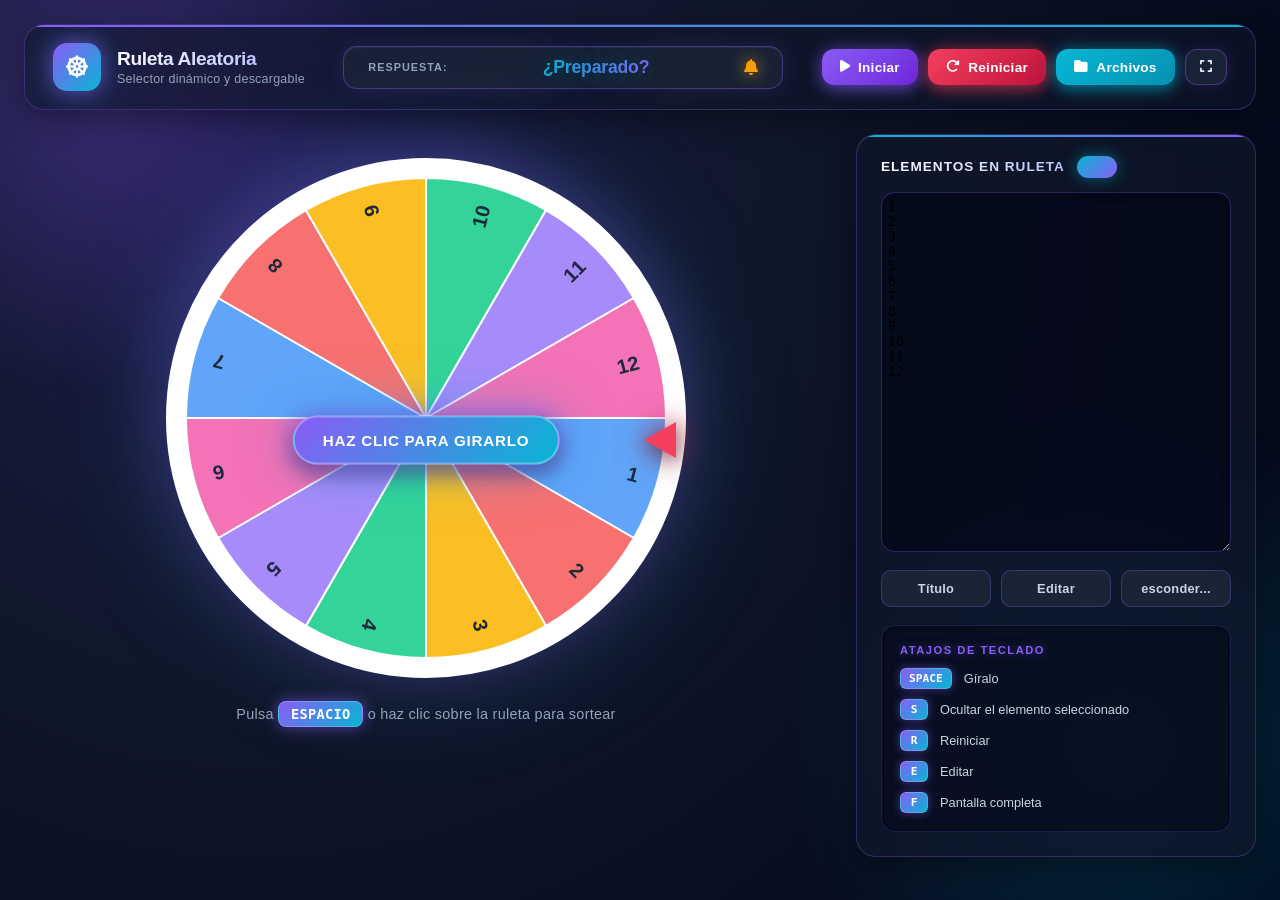
<file: parte1/index.html>
<!doctype html>
<html lang="es">
  <head>
    <meta charset="UTF-8" />
    <meta name="viewport" content="width=device-width, initial-scale=1.0" />
    <title>Ruleta Aleatoria</title>
    <link rel="stylesheet" href="styles.css" />
    <link
      rel="stylesheet"
      href="https://cdnjs.cloudflare.com/ajax/libs/font-awesome/6.4.0/css/all.min.css"
    />
    <style>
      /* Transición para el giro de la ruleta */
      #wheel-canvas {
        transition: transform 4s cubic-bezier(0.15, 0.9, 0.25, 1);
        transform-origin: center center;
        cursor: pointer;
      }
      /* La flecha y el botón central quedan fijos */
      .pointer,
      .center-pill {
        z-index: 2;
      }
      /* Ocultar input file */
      #inputArchivo {
        display: none;
      }
    </style>
  </head>
  <body>
    <div class="app-container">
      <!-- HEADER -->
      <header class="header">
        <div class="header-left">
          <div class="logo-icon"><i class="fa-solid fa-dharmachakra"></i></div>
          <div class="title-group">
            <h1 id="tituloRuleta">Ruleta Aleatoria</h1>
            <p>Selector dinámico y descargable</p>
          </div>
        </div>

        <div class="result-area">
          <span class="result-label">RESPUESTA:</span>
          <span class="winner-text" id="respuesta">¿Preparado?</span>
          <i class="fa-solid fa-bell result-icon"></i>
        </div>

        <div class="header-actions">
          <button class="btn btn-primary" id="btnIniciar">
            <i class="fa-solid fa-play"></i> Iniciar
          </button>
          <button class="btn btn-danger" id="btnReiniciar">
            <i class="fa-solid fa-rotate-right"></i> Reiniciar
          </button>
          <button class="btn btn-dark" id="btnArchivos">
            <i class="fa-solid fa-folder"></i> Archivos
          </button>
          <button class="btn btn-icon" id="btnPantallaCompleta">
            <i class="fa-solid fa-expand"></i>
          </button>
        </div>
      </header>

      <!-- CONTENIDO PRINCIPAL -->
      <main class="main-content">
        <!-- COLUMNA IZQUIERDA: RULETA -->
        <section class="wheel-stage">
          <canvas id="wheel-canvas" width="500" height="500"></canvas>
          <div class="pointer"></div>
          <div class="center-pill" id="spin-button">haz clic para girarlo</div>
          <div class="bottom-hint">
            Pulsa <span class="key-badge">ESPACIO</span> o haz clic sobre la
            ruleta para sortear
          </div>
        </section>

        <!-- COLUMNA DERECHA: SIDEBAR -->
        <aside class="sidebar">
          <div class="sidebar-header">
            <h2>
              ELEMENTOS EN RULETA
              <span class="badge" id="contadorElementos">0</span>
            </h2>
          </div>

          <textarea
            id="listaElementos"
            class="items-list"
            rows="12"
            placeholder="Escribe un elemento por línea"
          >1
2
3
4
5
6
7
8
9
10
11
12</textarea>

          <div class="sidebar-buttons">
            <button class="btn-sidebar" id="btnTitulo">Título</button>
            <button class="btn-sidebar" id="btnEditar">Editar</button>
            <button class="btn-sidebar" id="btnOcultar">esconder...</button>
          </div>

          <div class="shortcuts">
            <h3>ATAJOS DE TECLADO</h3>
            <ul>
              <li><span class="key">SPACE</span> Gíralo</li>
              <li><span class="key">S</span> Ocultar el elemento seleccionado</li>
              <li><span class="key">R</span> Reiniciar</li>
              <li><span class="key">E</span> Editar</li>
              <li><span class="key">F</span> Pantalla completa</li>
            </ul>
          </div>
        </aside>
      </main>
    </div>

    <!-- Input oculto para cargar archivos -->
    <input type="file" id="inputArchivo" accept=".txt,.csv,.json" />

    <!-- ============================================================
         RULETA: DIBUJO + GIRO ANIMADO
    ============================================================ -->
    <script>
      const canvas = document.getElementById("wheel-canvas");
      const ctx = canvas.getContext("2d");
      const colors = [
        "#60a5fa",
        "#f87171",
        "#fbbf24",
        "#34d399",
        "#a78bfa",
        "#f472b6",
      ];

      let anguloActual = 0; // grados
      let girando = false;

      function dibujarRuleta(elementos) {
        const lista =
          elementos && elementos.length
            ? elementos
            : ["1","2","3","4","5","6","7","8","9","10","11","12"];

        const segmentos = lista.length;
        const anguloPorSegmento = (2 * Math.PI) / segmentos;
        const centerX = canvas.width / 2;
        const centerY = canvas.height / 2;
        const radius = canvas.width / 2 - 10;

        ctx.clearRect(0, 0, canvas.width, canvas.height);

        for (let i = 0; i < segmentos; i++) {
          const inicio = i * anguloPorSegmento;
          const fin = inicio + anguloPorSegmento;

          ctx.beginPath();
          ctx.moveTo(centerX, centerY);
          ctx.arc(centerX, centerY, radius, inicio, fin);
          ctx.closePath();
          ctx.fillStyle = colors[i % colors.length];
          ctx.fill();
          ctx.strokeStyle = "#fff";
          ctx.lineWidth = 2;
          ctx.stroke();

          ctx.save();
          ctx.translate(centerX, centerY);
          ctx.rotate(inicio + anguloPorSegmento / 2);
          ctx.textAlign = "right";
          ctx.fillStyle = "#1e293b";
          ctx.font = "bold 20px sans-serif";
          ctx.fillText(lista[i], radius - 20, 8);
          ctx.restore();
        }

        const badge = document.getElementById("contadorElementos");
        if (badge) badge.textContent = segmentos;
      }

      // editor.js llamará a esta función (F6 y F9)
      window.actualizarRuleta = function (elementos) {
        dibujarRuleta(elementos);
      };

      // Giro animado con CSS transition
      window.girarRuleta = function () {
        if (girando) return;

        const elementos = window.editorRuleta
          ? window.editorRuleta.obtenerElementos()
          : [];

        if (!elementos.length) {
          document.getElementById("respuesta").textContent =
            "Agrega elementos primero";
          return;
        }

        girando = true;

        const segmentos = elementos.length;
        const anguloPorSegmento = 360 / segmentos;
        const indiceGanador = Math.floor(Math.random() * segmentos);
        const centroSector =
          indiceGanador * anguloPorSegmento + anguloPorSegmento / 2;
        const vueltas = 5 + Math.floor(Math.random() * 3);

        const anguloFinal =
          anguloActual +
          vueltas * 360 +
          (360 - centroSector) -
          (anguloActual % 360);

        anguloActual = anguloFinal;
        canvas.style.transform = `rotate(${anguloActual}deg)`;

        const alTerminar = () => {
          canvas.removeEventListener("transitionend", alTerminar);
          girando = false;

          const ganador = elementos[indiceGanador];
          document.getElementById("respuesta").textContent = ganador;

          if (typeof window.registrarElementoSeleccionado === "function") {
            window.registrarElementoSeleccionado(ganador);
          }
        };

        canvas.addEventListener("transitionend", alTerminar, { once: true });
      };

      // Dibujo inicial
      dibujarRuleta();
    </script>

    <!-- ============================================================
         EDITOR DE RULETA (F5, F6, F7, F8, F9)
    ============================================================ -->
    <script src="editor.js"></script>

    <!-- ============================================================
         CONEXIÓN DE BOTONES, TECLAS Y FUNCIONALIDAD "ARCHIVOS"
    ============================================================ -->
    <script>
      document.addEventListener("DOMContentLoaded", () => {
        const btnIniciar = document.getElementById("btnIniciar");
        const btnReiniciar = document.getElementById("btnReiniciar");
        const btnArchivos = document.getElementById("btnArchivos");
        const btnPantallaCompleta = document.getElementById("btnPantallaCompleta");
        const btnTitulo = document.getElementById("btnTitulo");
        const btnEditar = document.getElementById("btnEditar");
        const btnOcultar = document.getElementById("btnOcultar");
        const spinButton = document.getElementById("spin-button");
        const respuesta = document.getElementById("respuesta");
        const inputArchivo = document.getElementById("inputArchivo");
        const textarea = document.getElementById("listaElementos");

        /* ---------- INICIAR / CLICK / SPACE ---------- */
        btnIniciar?.addEventListener("click", () => window.girarRuleta());
        spinButton?.addEventListener("click", () => window.girarRuleta());
        canvas?.addEventListener("click", () => window.girarRuleta());

        document.addEventListener("keydown", (e) => {
          const editando =
            document.activeElement && document.activeElement.id === "listaElementos";
          if (e.code === "Space" && !editando) {
            e.preventDefault();
            window.girarRuleta();
          }
        });

        /* ---------- REINICIAR ---------- */
        btnReiniciar?.addEventListener("click", () => {
          window.editorRuleta.reiniciarRuleta();
          anguloActual = 0;
          canvas.style.transform = "rotate(0deg)";
          respuesta.textContent = "¿Preparado?";
        });

        /* ---------- EDITAR ---------- */
        btnEditar?.addEventListener("click", () => {
          window.editorRuleta.habilitarEdicion();
        });

        /* ---------- ESCONDER ---------- */
        btnOcultar?.addEventListener("click", () => {
          window.editorRuleta.ocultarUltimoElemento();
        });

        /* ---------- PANTALLA COMPLETA ---------- */
        btnPantallaCompleta?.addEventListener("click", () => {
          window.editorRuleta.activarPantallaCompleta();
        });

        /* ---------- TÍTULO ---------- */
        btnTitulo?.addEventListener("click", () => {
          const nuevo = prompt("Nuevo título:", "Ruleta Aleatoria");
          if (nuevo) {
            document.getElementById("tituloRuleta").textContent = nuevo;
          }
        });

        /* ---------- ARCHIVOS ---------- */
        btnArchivos?.addEventListener("click", () => {
          // Menú simple con las 3 opciones
          const opcion = prompt(
            "¿Qué deseas hacer?\n\n" +
              "1 = Cargar elementos desde archivo (.txt / .csv / .json)\n" +
              "2 = Guardar elementos actuales en un archivo .txt\n" +
              "3 = Descargar la ruleta como imagen PNG\n\n" +
              "Escribe 1, 2 o 3:",
            "1"
          );

          if (opcion === "1") {
            inputArchivo.click();
          } else if (opcion === "2") {
            guardarElementosComoArchivo();
          } else if (opcion === "3") {
            descargarRuletaComoImagen();
          }
        });

        /* ---------- CARGAR ARCHIVO ---------- */
        inputArchivo?.addEventListener("change", (e) => {
          const archivo = e.target.files[0];
          if (!archivo) return;

          const lector = new FileReader();
          lector.onload = (ev) => {
            const contenido = ev.target.result;

            let elementos = [];

            if (archivo.name.endsWith(".json")) {
              try {
                const data = JSON.parse(contenido);
                elementos = Array.isArray(data)
                  ? data
                  : String(data).split(/\r?\n/);
              } catch (err) {
                alert("El archivo JSON no es válido.");
                return;
              }
            } else {
              // .txt o .csv → separar por líneas o comas
              elementos = contenido
                .split(/\r?\n|,/)
                .map((x) => x.trim())
                .filter((x) => x !== "");
            }

            textarea.value = elementos.join("\n");

            // Dispara el input para que editor.js actualice la ruleta
            textarea.dispatchEvent(new Event("input"));

            alert(`Se cargaron ${elementos.length} elementos.`);
            inputArchivo.value = "";
          };

          lector.readAsText(archivo);
        });

        /* ---------- GUARDAR COMO .TXT ---------- */
        function guardarElementosComoArchivo() {
          const contenido = textarea.value || "";
          if (!contenido.trim()) {
            alert("No hay elementos para guardar.");
            return;
          }

          const blob = new Blob([contenido], { type: "text/plain;charset=utf-8" });
          const url = URL.createObjectURL(blob);
          const a = document.createElement("a");
          a.href = url;
          a.download = "elementos-ruleta.txt";
          document.body.appendChild(a);
          a.click();
          document.body.removeChild(a);
          URL.revokeObjectURL(url);
        }

        /* ---------- DESCARGAR RULETA COMO PNG ---------- */
        function descargarRuletaComoImagen() {
          // Crear un canvas temporal con fondo blanco
          const temp = document.createElement("canvas");
          temp.width = canvas.width;
          temp.height = canvas.height;
          const tctx = temp.getContext("2d");

          tctx.fillStyle = "#ffffff";
          tctx.fillRect(0, 0, temp.width, temp.height);
          tctx.drawImage(canvas, 0, 0);

          const url = temp.toDataURL("image/png");
          const a = document.createElement("a");
          a.href = url;
          a.download = "ruleta.png";
          document.body.appendChild(a);
          a.click();
          document.body.removeChild(a);
        }

        /* ---------- TECLAS GLOBALES EXTRA ---------- */
        document.addEventListener("keydown", (e) => {
          const editando =
            document.activeElement && document.activeElement.id === "listaElementos";
          if (editando) return;

          // A = Archivos
          if (e.key.toLowerCase() === "a") {
            e.preventDefault();
            btnArchivos?.click();
          }
        });
      });
    </script>
  </body>
</html>
</file>
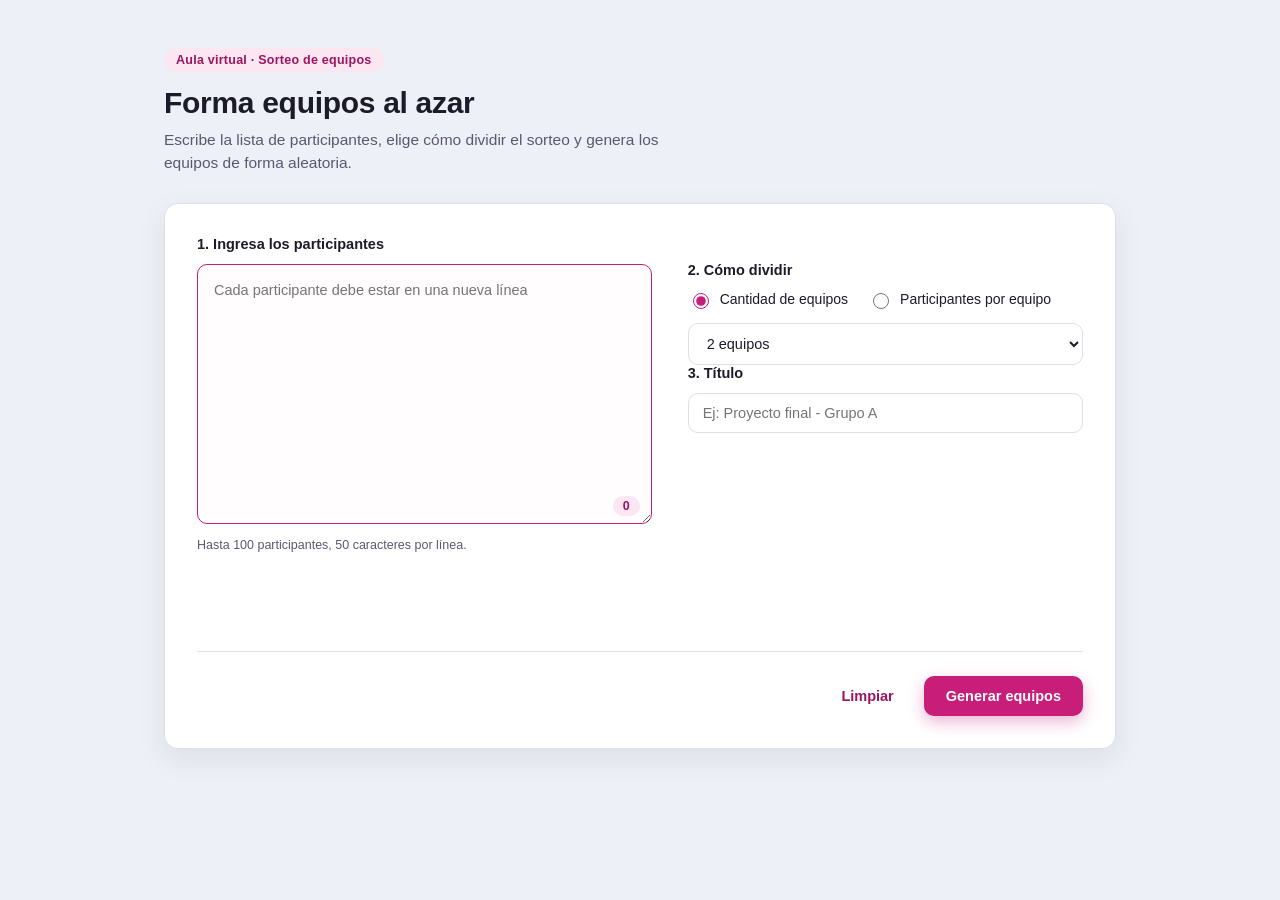
<file: parte2/sorteo.html>
<!DOCTYPE html>
<html lang="es">
<head>
<meta charset="UTF-8">
<meta name="viewport" content="width=device-width, initial-scale=1.0">
<title>Sorteo de Equipos</title>
<style>
  :root{
    --tinta: #1c1b29;
    --tinta-suave: #5a5870;
    --lienzo: #eef0f7;
    --tarjeta: #ffffff;
    --borde: #dcdfec;
    --acento: #c81d78;
    --acento-oscuro: #9c1560;
    --acento-claro: #fbe6f1;
    --exito: #1e9e78;
    --sombra: 0 10px 30px rgba(28,27,41,0.08);
    --radio: 14px;
  }

  *{ box-sizing: border-box; }

  html,body{
    margin:0;
    padding:0;
    background: var(--lienzo);
    color: var(--tinta);
    font-family: "Segoe UI", "Helvetica Neue", Arial, sans-serif;
    min-height:100vh;
  }

  .envoltorio{
    max-width: 1000px;
    margin: 0 auto;
    padding: 48px 24px 80px;
  }

  .cabecera{ margin-bottom: 28px; }

  .cabecera .rotulo{
    display:inline-block;
    font-size: 12.5px;
    letter-spacing: 0.02em;
    color: var(--acento-oscuro);
    background: var(--acento-claro);
    padding: 5px 12px;
    border-radius: 999px;
    margin-bottom: 14px;
    font-weight: 600;
  }

  .cabecera h1{
    font-size: 30px;
    margin: 0 0 8px;
    font-weight: 700;
    letter-spacing: -0.01em;
  }

  .cabecera p{
    margin:0;
    color: var(--tinta-suave);
    font-size: 15.5px;
    max-width: 60ch;
    line-height: 1.5;
  }

  /* ---------- PANTALLA 1: CONFIGURACION ---------- */

  .tarjeta{
    background: var(--tarjeta);
    border: 1px solid var(--borde);
    border-radius: var(--radio);
    box-shadow: var(--sombra);
    padding: 32px;
  }

  .rejilla-config{
    display:grid;
    grid-template-columns: 1.15fr 1fr;
    gap: 36px;
  }

  @media (max-width: 720px){
    .rejilla-config{ grid-template-columns: 1fr; }
  }

  .bloque h2{
    font-size: 14.5px;
    font-weight: 700;
    margin: 0 0 12px;
  }

  .contenedor-textarea{ position:relative; }

  textarea#areaParticipantes{
    width:100%;
    height: 260px;
    resize: vertical;
    padding: 14px 16px 30px;
    border-radius: 10px;
    border: 1.5px solid var(--acento);
    font-size: 14.5px;
    font-family: inherit;
    line-height: 1.65;
    color: var(--tinta);
    outline: none;
    background: #fffdfe;
  }

  textarea#areaParticipantes:focus{
    box-shadow: 0 0 0 3px var(--acento-claro);
  }

  .contador-participantes{
    position:absolute;
    right: 12px;
    bottom: 12px;
    background: var(--acento-claro);
    color: var(--acento-oscuro);
    font-size: 12.5px;
    font-weight: 700;
    padding: 3px 10px;
    border-radius: 999px;
  }

  .ayuda-textarea{
    margin-top: 10px;
    font-size: 12.5px;
    color: var(--tinta-suave);
  }

  .aviso-limite{
    margin-top: 6px;
    font-size: 12.5px;
    color: #b3261e;
    min-height: 16px;
  }

  .opciones-modo{
    display:flex;
    gap: 20px;
    margin-bottom: 14px;
    flex-wrap: wrap;
  }

  .opcion-radio{
    display:flex;
    align-items:center;
    gap: 8px;
    font-size: 14px;
    cursor:pointer;
  }

  .opcion-radio input{
    accent-color: var(--acento);
    width: 16px;
    height:16px;
    cursor:pointer;
  }

  select#selectorCantidad,
  input#tituloEquipos{
    width:100%;
    padding: 11px 14px;
    border-radius: 10px;
    border: 1.5px solid var(--borde);
    font-size: 14.5px;
    font-family: inherit;
    color: var(--tinta);
    background: #fff;
    outline: none;
  }

  select#selectorCantidad:focus,
  input#tituloEquipos:focus{
    border-color: var(--acento);
    box-shadow: 0 0 0 3px var(--acento-claro);
  }

  .bloque + .bloque{ margin-top: 26px; }

  .fila-acciones{
    display:flex;
    justify-content:flex-end;
    align-items:center;
    gap: 20px;
    margin-top: 30px;
    padding-top: 24px;
    border-top: 1px solid var(--borde);
  }

  .boton{
    border:none;
    cursor:pointer;
    font-family: inherit;
    font-size: 14.5px;
    font-weight: 600;
    border-radius: 10px;
    padding: 12px 22px;
    transition: transform .12s ease, background .15s ease, box-shadow .15s ease;
  }

  .boton:active{ transform: translateY(1px); }

  .boton-primario{
    background: var(--acento);
    color: #fff;
    box-shadow: 0 6px 16px rgba(200,29,120,0.32);
  }
  .boton-primario:hover{ background: var(--acento-oscuro); }
  .boton-primario:disabled{
    background:#cfcfe0; box-shadow:none; cursor:not-allowed;
  }

  .boton-fantasma{
    background: transparent;
    color: var(--acento-oscuro);
    padding: 12px 10px;
  }
  .boton-fantasma:hover{ text-decoration: underline; }

  .boton-secundario{
    background:#fff;
    color: var(--tinta);
    border: 1.5px solid var(--borde);
  }
  .boton-secundario:hover{ border-color: var(--acento); color: var(--acento-oscuro); }

  .mensaje-error{
    font-size: 13px;
    color:#b3261e;
    margin-top: 10px;
    min-height: 18px;
  }

  /* ---------- PANTALLA 2: RESULTADOS ---------- */

  .pantalla-resultados{ display:none; }
  .pantalla-resultados.activa{ display:block; }
  .pantalla-config.oculta{ display:none; }

  .encabezado-resultados{
    display:flex;
    justify-content:space-between;
    align-items:flex-end;
    margin-bottom: 24px;
    gap: 16px;
    flex-wrap: wrap;
  }

  .encabezado-resultados h2{
    font-size: 24px;
    margin: 0 0 4px;
  }

  .encabezado-resultados .subtitulo-resultados{
    color: var(--tinta-suave);
    font-size: 14px;
    margin:0;
  }

  #lienzoResultados{
    background: var(--tarjeta);
    border: 1px solid var(--borde);
    border-radius: var(--radio);
    box-shadow: var(--sombra);
    padding: 32px;
  }

  .titulo-sorteo-render{
    text-align:center;
    font-size: 22px;
    font-weight: 700;
    margin: 0 0 26px;
    color: var(--acento-oscuro);
  }

  .rejilla-equipos{
    display:grid;
    grid-template-columns: repeat(auto-fit, minmax(220px, 1fr));
    gap: 18px;
  }

  .tarjeta-equipo{
    border: 1.5px solid var(--borde);
    border-radius: 12px;
    padding: 18px 18px 20px;
    background: #fbfbfd;
    opacity: 0;
    transform: translateY(8px);
    animation: aparecerEquipo .45s ease forwards;
  }

  @keyframes aparecerEquipo{
    to{ opacity:1; transform: translateY(0); }
  }

  .tarjeta-equipo .subtitulo-equipo{
    font-size: 12.5px;
    font-weight: 700;
    text-transform: none;
    color: var(--acento-oscuro);
    background: var(--acento-claro);
    display:inline-block;
    padding: 3px 10px;
    border-radius: 999px;
    margin-bottom: 12px;
  }

  .lista-integrantes{
    list-style:none;
    margin:0;
    padding:0;
    display:flex;
    flex-direction:column;
    gap: 8px;
    min-height: 20px;
  }

  .lista-integrantes li{
    font-size: 14.5px;
    padding: 8px 10px;
    background: #fff;
    border: 1px solid var(--borde);
    border-radius: 8px;
    opacity: 0;
    transform: translateX(-6px);
    animation: aparecerIntegrante .3s ease forwards;
  }

  @keyframes aparecerIntegrante{
    to{ opacity:1; transform: translateX(0); }
  }

  .fila-acciones-resultado{
    display:flex;
    justify-content: center;
    gap: 14px;
    flex-wrap: wrap;
    margin-top: 30px;
  }

  .estado-copiado{
    display:inline-block;
    margin-left: 10px;
    font-size: 13px;
    color: var(--exito);
    font-weight: 600;
    opacity: 0;
    transition: opacity .2s ease;
  }
  .estado-copiado.visible{ opacity: 1; }

  .fila-volver{
    margin-top: 18px;
    text-align:center;
  }

  @media (max-width: 560px){
    .envoltorio{ padding: 28px 16px 60px; }
    .tarjeta, #lienzoResultados{ padding: 22px; }
    .fila-acciones{ flex-direction: column-reverse; align-items:stretch; }
    .boton{ width:100%; text-align:center; }
    .boton-fantasma{ text-align:center; }
  }
</style>
</head>
<body>

<div class="envoltorio">

  <div class="cabecera">
    <span class="rotulo">Aula virtual · Sorteo de equipos</span>
    <h1>Forma equipos al azar</h1>
    <p>Escribe la lista de participantes, elige cómo dividir el sorteo y genera los equipos de forma aleatoria.</p>
  </div>

  <!-- ============ PANTALLA 1: CONFIGURACION ============ -->
  <section class="pantalla-config" id="pantallaConfiguracion">
    <div class="tarjeta">
      <div class="rejilla-config">

        <div class="bloque">
          <h2>1. Ingresa los participantes</h2>
          <div class="contenedor-textarea">
            <textarea id="areaParticipantes" placeholder="Cada participante debe estar en una nueva línea" maxlength="6000"></textarea>
            <span class="contador-participantes" id="contadorParticipantes">0</span>
          </div>
          <p class="ayuda-textarea">Hasta 100 participantes, 50 caracteres por línea.</p>
          <p class="aviso-limite" id="avisoLimite"></p>
        </div>

        <div class="bloque">
          <h2>2. Cómo dividir</h2>
          <div class="opciones-modo">
            <label class="opcion-radio">
              <input type="radio" name="modoDivision" id="modoCantidadEquipos" value="cantidadEquipos" checked>
              Cantidad de equipos
            </label>
            <label class="opcion-radio">
              <input type="radio" name="modoDivision" id="modoParticipantesPorEquipo" value="participantesPorEquipo">
              Participantes por equipo
            </label>
          </div>
          <select id="selectorCantidad"></select>

          <div class="bloque">
            <h2>3. Título</h2>
            <input type="text" id="tituloEquipos" placeholder="Ej: Proyecto final - Grupo A" maxlength="60">
          </div>
        </div>

      </div>

      <p class="mensaje-error" id="mensajeError"></p>

      <div class="fila-acciones">
        <button class="boton boton-fantasma" id="botonLimpiar" type="button">Limpiar</button>
        <button class="boton boton-primario" id="botonGenerar" type="button">Generar equipos</button>
      </div>
    </div>
  </section>

  <!-- ============ PANTALLA 2: RESULTADOS ============ -->
  <section class="pantalla-resultados" id="pantallaResultados">
    <div class="encabezado-resultados">
      <div>
        <h2>Equipos generados</h2>
        <p class="subtitulo-resultados" id="subtituloResultados"></p>
      </div>
    </div>

    <div id="lienzoResultados">
      <p class="titulo-sorteo-render" id="tituloRenderizado"></p>
      <div class="rejilla-equipos" id="rejillaEquipos"></div>
    </div>

    <div class="fila-acciones-resultado">
      <button class="boton boton-secundario" id="botonDescargarJpg" type="button">Descargar como JPG</button>
      <button class="boton boton-secundario" id="botonCopiarPortapapeles" type="button">Copiar al portapapeles</button>
      <button class="boton boton-secundario" id="botonCopiarColumnas" type="button">Copiar en columnas</button>
    </div>
    <p style="text-align:center;">
      <span class="estado-copiado" id="estadoCopiado">Copiado ✓</span>
    </p>

    <div class="fila-volver">
      <button class="boton boton-fantasma" id="botonVolver" type="button">← Editar participantes</button>
    </div>
  </section>

</div>

<script src="sorteo.js"></script>
</body>
</html>
</file>
<file: parte1/styles.css>
/* styles.css - Ruleta Interactiva (Estilo Futurista / Glassmorphism Vibrante) */

* {
  box-sizing: border-box;
  margin: 0;
  padding: 0;
}

body {
  font-family: "Inter", "Segoe UI", Roboto, Helvetica, Arial, sans-serif;
  background: radial-gradient(
    circle at 20% 20%,
    #1e1b4b 0%,
    #0f172a 40%,
    #020617 100%
  );
  color: #e2e8f0;
  min-height: 100vh;
  display: flex;
  justify-content: center;
  -webkit-font-smoothing: antialiased;
  overflow-x: hidden;
}

/* Fondo decorativo con luces */
body::before {
  content: "";
  position: fixed;
  top: -200px;
  left: -200px;
  width: 600px;
  height: 600px;
  background: radial-gradient(
    circle,
    rgba(139, 92, 246, 0.25) 0%,
    transparent 70%
  );
  border-radius: 50%;
  pointer-events: none;
  z-index: 0;
}

body::after {
  content: "";
  position: fixed;
  bottom: -200px;
  right: -200px;
  width: 700px;
  height: 700px;
  background: radial-gradient(
    circle,
    rgba(6, 182, 212, 0.2) 0%,
    transparent 70%
  );
  border-radius: 50%;
  pointer-events: none;
  z-index: 0;
}

.app-container {
  width: 100%;
  max-width: 1440px;
  padding: 24px;
  display: flex;
  flex-direction: column;
  gap: 24px;
  position: relative;
  z-index: 1;
}

/* --- HEADER --- */
.header {
  display: flex;
  align-items: center;
  justify-content: space-between;
  background: rgba(15, 23, 42, 0.6);
  backdrop-filter: blur(20px);
  -webkit-backdrop-filter: blur(20px);
  padding: 18px 28px;
  border-radius: 20px;
  border: 1px solid rgba(139, 92, 246, 0.3);
  box-shadow:
    0 8px 32px rgba(0, 0, 0, 0.4),
    inset 0 1px 0 rgba(255, 255, 255, 0.05);
  flex-wrap: wrap;
  gap: 16px;
  position: relative;
  overflow: hidden;
}

.header::before {
  content: "";
  position: absolute;
  top: 0;
  left: 0;
  right: 0;
  height: 2px;
  background: linear-gradient(90deg, #8b5cf6, #06b6d4, #f59e0b, #8b5cf6);
  background-size: 300% 100%;
  animation: gradientMove 4s linear infinite;
}

@keyframes gradientMove {
  0% {
    background-position: 0% 50%;
  }
  100% {
    background-position: 300% 50%;
  }
}

.header-left {
  display: flex;
  align-items: center;
  gap: 16px;
}

.logo-icon {
  background: linear-gradient(135deg, #8b5cf6 0%, #06b6d4 100%);
  color: white;
  width: 48px;
  height: 48px;
  border-radius: 14px;
  display: flex;
  align-items: center;
  justify-content: center;
  font-size: 1.4rem;
  box-shadow:
    0 0 20px rgba(139, 92, 246, 0.6),
    0 0 40px rgba(6, 182, 212, 0.3);
  animation: pulseGlow 3s ease-in-out infinite;
}

@keyframes pulseGlow {
  0%,
  100% {
    box-shadow:
      0 0 20px rgba(139, 92, 246, 0.6),
      0 0 40px rgba(6, 182, 212, 0.3);
  }
  50% {
    box-shadow:
      0 0 30px rgba(139, 92, 246, 0.9),
      0 0 60px rgba(6, 182, 212, 0.5);
  }
}

.title-group h1 {
  font-size: 1.2rem;
  font-weight: 800;
  margin-bottom: 2px;
  background: linear-gradient(135deg, #ffffff 0%, #a5b4fc 100%);
  -webkit-background-clip: text;
  -webkit-text-fill-color: transparent;
  background-clip: text;
  letter-spacing: -0.02em;
}

.title-group p {
  font-size: 0.78rem;
  color: #94a3b8;
  font-weight: 500;
  letter-spacing: 0.02em;
}

.result-area {
  display: flex;
  align-items: center;
  gap: 12px;
  background: rgba(30, 41, 59, 0.7);
  backdrop-filter: blur(10px);
  -webkit-backdrop-filter: blur(10px);
  padding: 10px 24px;
  border-radius: 14px;
  border: 1px solid rgba(139, 92, 246, 0.4);
  flex: 1;
  max-width: 440px;
  justify-content: space-between;
  box-shadow:
    0 0 20px rgba(139, 92, 246, 0.15),
    inset 0 1px 0 rgba(255, 255, 255, 0.05);
  transition: all 0.3s ease;
}

.result-area:hover {
  border-color: rgba(6, 182, 212, 0.6);
  box-shadow:
    0 0 30px rgba(6, 182, 212, 0.25),
    inset 0 1px 0 rgba(255, 255, 255, 0.08);
}

.result-label {
  font-size: 0.68rem;
  font-weight: 700;
  color: #94a3b8;
  letter-spacing: 1px;
  text-transform: uppercase;
}

.winner-text {
  font-weight: 800;
  font-size: 1.1rem;
  background: linear-gradient(135deg, #06b6d4 0%, #8b5cf6 100%);
  -webkit-background-clip: text;
  -webkit-text-fill-color: transparent;
  background-clip: text;
  letter-spacing: -0.01em;
  text-shadow: 0 0 30px rgba(6, 182, 212, 0.5);
}

.result-icon {
  color: #f59e0b;
  font-size: 1rem;
  filter: drop-shadow(0 0 8px rgba(245, 158, 11, 0.8));
  animation: starPulse 2s ease-in-out infinite;
}

@keyframes starPulse {
  0%,
  100% {
    transform: scale(1);
    filter: drop-shadow(0 0 8px rgba(245, 158, 11, 0.8));
  }
  50% {
    transform: scale(1.15);
    filter: drop-shadow(0 0 16px rgba(245, 158, 11, 1));
  }
}

.header-actions {
  display: flex;
  gap: 10px;
}

.btn {
  padding: 10px 18px;
  border-radius: 12px;
  border: none;
  font-weight: 700;
  font-size: 0.85rem;
  cursor: pointer;
  display: flex;
  align-items: center;
  gap: 8px;
  transition: all 0.25s cubic-bezier(0.4, 0, 0.2, 1);
  letter-spacing: 0.02em;
  position: relative;
  overflow: hidden;
}

.btn::before {
  content: "";
  position: absolute;
  top: 0;
  left: -100%;
  width: 100%;
  height: 100%;
  background: linear-gradient(
    90deg,
    transparent,
    rgba(255, 255, 255, 0.2),
    transparent
  );
  transition: left 0.5s ease;
}

.btn:hover::before {
  left: 100%;
}

.btn:hover {
  transform: translateY(-2px) scale(1.02);
}

.btn:active {
  transform: translateY(0) scale(0.98);
}

.btn-primary {
  background: linear-gradient(135deg, #8b5cf6 0%, #6d28d9 100%);
  color: white;
  box-shadow:
    0 4px 15px rgba(139, 92, 246, 0.5),
    0 0 20px rgba(139, 92, 246, 0.3);
}
.btn-primary:hover {
  box-shadow:
    0 6px 25px rgba(139, 92, 246, 0.7),
    0 0 40px rgba(139, 92, 246, 0.5);
}

.btn-danger {
  background: linear-gradient(135deg, #f43f5e 0%, #be123c 100%);
  color: white;
  box-shadow:
    0 4px 15px rgba(244, 63, 94, 0.5),
    0 0 20px rgba(244, 63, 94, 0.3);
}
.btn-danger:hover {
  box-shadow:
    0 6px 25px rgba(244, 63, 94, 0.7),
    0 0 40px rgba(244, 63, 94, 0.5);
}

.btn-dark {
  background: linear-gradient(135deg, #06b6d4 0%, #0891b2 100%);
  color: white;
  box-shadow:
    0 4px 15px rgba(6, 182, 212, 0.5),
    0 0 20px rgba(6, 182, 212, 0.3);
}
.btn-dark:hover {
  box-shadow:
    0 6px 25px rgba(6, 182, 212, 0.7),
    0 0 40px rgba(6, 182, 212, 0.5);
}

.btn-icon {
  background: rgba(30, 41, 59, 0.8);
  color: #e2e8f0;
  border: 1px solid rgba(139, 92, 246, 0.4);
  padding: 10px 14px;
  box-shadow: 0 0 15px rgba(139, 92, 246, 0.15);
}
.btn-icon:hover {
  background: rgba(139, 92, 246, 0.2);
  border-color: rgba(139, 92, 246, 0.8);
  box-shadow: 0 0 25px rgba(139, 92, 246, 0.4);
}

/* --- MAIN CONTENT --- */
.main-content {
  display: flex;
  gap: 28px;
  align-items: flex-start;
  justify-content: center;
}

/* --- WHEEL STAGE --- */
.wheel-stage {
  position: relative;
  display: flex;
  flex-direction: column;
  align-items: center;
  justify-content: center;
  flex: 1;
  min-height: 520px;
  padding: 24px;
}

#wheel-canvas {
  border-radius: 50%;
  box-shadow:
    0 0 60px rgba(139, 92, 246, 0.4),
    0 0 120px rgba(6, 182, 212, 0.2),
    0 20px 40px rgba(0, 0, 0, 0.6);
  max-width: 100%;
  height: auto;
  background: white;
  border: 10px solid #ffffff;
  transition:
    transform 0.4s cubic-bezier(0.4, 0, 0.2, 1),
    box-shadow 0.4s ease;
}

#wheel-canvas:hover {
  transform: scale(1.02);
  box-shadow:
    0 0 80px rgba(139, 92, 246, 0.6),
    0 0 160px rgba(6, 182, 212, 0.3),
    0 20px 40px rgba(0, 0, 0, 0.6);
}

.pointer {
  position: absolute;
  right: calc(50% - 250px);
  top: 50%;
  transform: translateY(-50%);
  width: 0;
  height: 0;
  border-top: 18px solid transparent;
  border-bottom: 18px solid transparent;
  border-right: 32px solid #f43f5e;
  z-index: 10;
  filter: drop-shadow(0 0 15px rgba(244, 63, 94, 0.9))
    drop-shadow(0 4px 8px rgba(0, 0, 0, 0.5));
  animation: pointerPulse 1.5s ease-in-out infinite;
}

@keyframes pointerPulse {
  0%,
  100% {
    filter: drop-shadow(0 0 15px rgba(244, 63, 94, 0.9))
      drop-shadow(0 4px 8px rgba(0, 0, 0, 0.5));
  }
  50% {
    filter: drop-shadow(0 0 25px rgba(244, 63, 94, 1))
      drop-shadow(0 4px 8px rgba(0, 0, 0, 0.5));
  }
}

.center-pill {
  position: absolute;
  top: 50%;
  left: 50%;
  transform: translate(-50%, -50%);
  background: linear-gradient(135deg, #8b5cf6 0%, #06b6d4 100%);
  color: white;
  padding: 14px 28px;
  border-radius: 50px;
  font-size: 0.95rem;
  font-weight: 800;
  cursor: pointer;
  user-select: none;
  z-index: 10;
  box-shadow:
    0 0 30px rgba(139, 92, 246, 0.8),
    0 0 60px rgba(6, 182, 212, 0.4),
    0 8px 20px rgba(0, 0, 0, 0.5);
  white-space: nowrap;
  letter-spacing: 0.05em;
  transition: all 0.3s cubic-bezier(0.4, 0, 0.2, 1);
  border: 2px solid rgba(255, 255, 255, 0.3);
  text-transform: uppercase;
}

.center-pill:hover {
  transform: translate(-50%, -50%) scale(1.1);
  box-shadow:
    0 0 50px rgba(139, 92, 246, 1),
    0 0 100px rgba(6, 182, 212, 0.6),
    0 12px 30px rgba(0, 0, 0, 0.6);
  letter-spacing: 0.08em;
}

.center-pill:active {
  transform: translate(-50%, -50%) scale(0.98);
}

.bottom-hint {
  margin-top: 28px;
  font-size: 0.9rem;
  color: #94a3b8;
  font-weight: 500;
  letter-spacing: 0.02em;
}

.key-badge {
  background: linear-gradient(135deg, #8b5cf6 0%, #06b6d4 100%);
  padding: 4px 12px;
  border-radius: 8px;
  font-family: "SF Mono", "Fira Code", monospace;
  font-weight: 800;
  color: white;
  font-size: 0.85rem;
  box-shadow: 0 0 15px rgba(139, 92, 246, 0.6);
  border: 1px solid rgba(255, 255, 255, 0.2);
}

/* --- SIDEBAR --- */
.sidebar {
  background: rgba(15, 23, 42, 0.7);
  backdrop-filter: blur(20px);
  -webkit-backdrop-filter: blur(20px);
  padding: 24px;
  border-radius: 20px;
  border: 1px solid rgba(139, 92, 246, 0.3);
  width: 400px;
  display: flex;
  flex-direction: column;
  gap: 18px;
  box-shadow:
    0 8px 32px rgba(0, 0, 0, 0.4),
    inset 0 1px 0 rgba(255, 255, 255, 0.05);
  position: relative;
  overflow: hidden;
}

.sidebar::before {
  content: "";
  position: absolute;
  top: 0;
  left: 0;
  right: 0;
  height: 2px;
  background: linear-gradient(90deg, #06b6d4, #8b5cf6, #f59e0b, #06b6d4);
  background-size: 300% 100%;
  animation: gradientMove 4s linear infinite;
}

.sidebar-header {
  display: flex;
  justify-content: space-between;
  align-items: center;
}

.sidebar-header h2 {
  font-size: 0.85rem;
  color: #e2e8f0;
  font-weight: 800;
  text-transform: uppercase;
  letter-spacing: 1px;
  background: linear-gradient(135deg, #ffffff 0%, #a5b4fc 100%);
  -webkit-background-clip: text;
  -webkit-text-fill-color: transparent;
  background-clip: text;
}

.badge {
  background: linear-gradient(135deg, #06b6d4 0%, #8b5cf6 100%);
  color: white;
  padding: 4px 12px;
  border-radius: 20px;
  font-size: 0.75rem;
  font-weight: 800;
  margin-left: 8px;
  box-shadow: 0 0 15px rgba(6, 182, 212, 0.5);
}

.link-shuffle {
  color: #06b6d4;
  font-size: 0.8rem;
  text-decoration: none;
  font-weight: 700;
  transition: all 0.2s ease;
  text-shadow: 0 0 10px rgba(6, 182, 212, 0.5);
}

.link-shuffle:hover {
  color: #8b5cf6;
  text-shadow: 0 0 15px rgba(139, 92, 246, 0.8);
}

.items-list {
  height: 360px;
  overflow-y: auto;
  border: 1px solid rgba(139, 92, 246, 0.3);
  border-radius: 14px;
  background: rgba(2, 6, 23, 0.6);
  padding: 6px;
  box-shadow: inset 0 2px 10px rgba(0, 0, 0, 0.3);
}

.items-list::-webkit-scrollbar {
  width: 8px;
}

.items-list::-webkit-scrollbar-track {
  background: rgba(15, 23, 42, 0.5);
  border-radius: 10px;
}

.items-list::-webkit-scrollbar-thumb {
  background: linear-gradient(135deg, #8b5cf6, #06b6d4);
  border-radius: 10px;
  box-shadow: 0 0 10px rgba(139, 92, 246, 0.5);
}

.items-list::-webkit-scrollbar-thumb:hover {
  background: linear-gradient(135deg, #06b6d4, #8b5cf6);
}

.item {
  padding: 10px 14px;
  border-bottom: 1px solid rgba(139, 92, 246, 0.1);
  font-size: 0.9rem;
  color: #cbd5e1;
  transition: all 0.2s ease;
  border-radius: 8px;
  font-weight: 500;
}

.item:hover {
  background: rgba(139, 92, 246, 0.15);
  color: #ffffff;
  transform: translateX(4px);
  border-left: 3px solid #06b6d4;
  padding-left: 17px;
}

.item:last-child {
  border-bottom: none;
}

.sidebar-buttons {
  display: flex;
  gap: 10px;
}

.btn-sidebar {
  flex: 1;
  padding: 10px;
  background: rgba(30, 41, 59, 0.8);
  border: 1px solid rgba(139, 92, 246, 0.3);
  border-radius: 10px;
  cursor: pointer;
  font-size: 0.8rem;
  font-weight: 700;
  color: #cbd5e1;
  transition: all 0.25s ease;
  letter-spacing: 0.02em;
}

.btn-sidebar:hover {
  background: rgba(139, 92, 246, 0.2);
  border-color: rgba(139, 92, 246, 0.8);
  color: #ffffff;
  transform: translateY(-2px);
  box-shadow: 0 0 20px rgba(139, 92, 246, 0.4);
}

.btn-sidebar:active {
  transform: translateY(0);
}

/* --- SHORTCUTS --- */
.shortcuts {
  font-size: 0.8rem;
  color: #94a3b8;
  background: rgba(2, 6, 23, 0.5);
  padding: 18px;
  border-radius: 14px;
  border: 1px solid rgba(139, 92, 246, 0.2);
  box-shadow: inset 0 1px 3px rgba(0, 0, 0, 0.3);
}

.shortcuts h3 {
  font-size: 0.7rem;
  text-transform: uppercase;
  color: #8b5cf6;
  margin-bottom: 12px;
  letter-spacing: 1.5px;
  font-weight: 800;
  text-shadow: 0 0 10px rgba(139, 92, 246, 0.5);
}

.shortcuts ul {
  list-style: none;
  display: flex;
  flex-direction: column;
  gap: 10px;
}

.shortcuts li {
  display: flex;
  align-items: center;
  gap: 12px;
  color: #cbd5e1;
  font-weight: 500;
}

.key {
  background: linear-gradient(135deg, #8b5cf6 0%, #06b6d4 100%);
  border: 1px solid rgba(255, 255, 255, 0.2);
  border-radius: 6px;
  padding: 3px 8px;
  font-family: "SF Mono", "Fira Code", monospace;
  font-size: 0.7rem;
  font-weight: 800;
  color: white;
  box-shadow: 0 0 10px rgba(139, 92, 246, 0.5);
  min-width: 28px;
  text-align: center;
  transition: all 0.2s ease;
}

.key:hover {
  transform: scale(1.1);
  box-shadow: 0 0 20px rgba(139, 92, 246, 0.9);
}

/* Responsive */
@media (max-width: 900px) {
  .main-content {
    flex-direction: column;
    align-items: center;
  }
  .sidebar {
    width: 100%;
    max-width: 520px;
  }
  .pointer {
    right: 10px;
  }
  .header {
    padding: 14px 20px;
  }
  .result-area {
    max-width: 100%;
    width: 100%;
  }
}

@media (max-width: 600px) {
  .app-container {
    padding: 16px;
  }
  .header {
    flex-direction: column;
    align-items: flex-start;
  }
  .header-actions {
    width: 100%;
    justify-content: flex-start;
    flex-wrap: wrap;
  }
  .btn {
    padding: 8px 14px;
    font-size: 0.8rem;
  }
  .wheel-stage {
    min-height: 400px;
    padding: 16px;
  }
  .center-pill {
    padding: 10px 20px;
    font-size: 0.8rem;
  }
  .sidebar {
    padding: 18px;
  }
}
</file>
